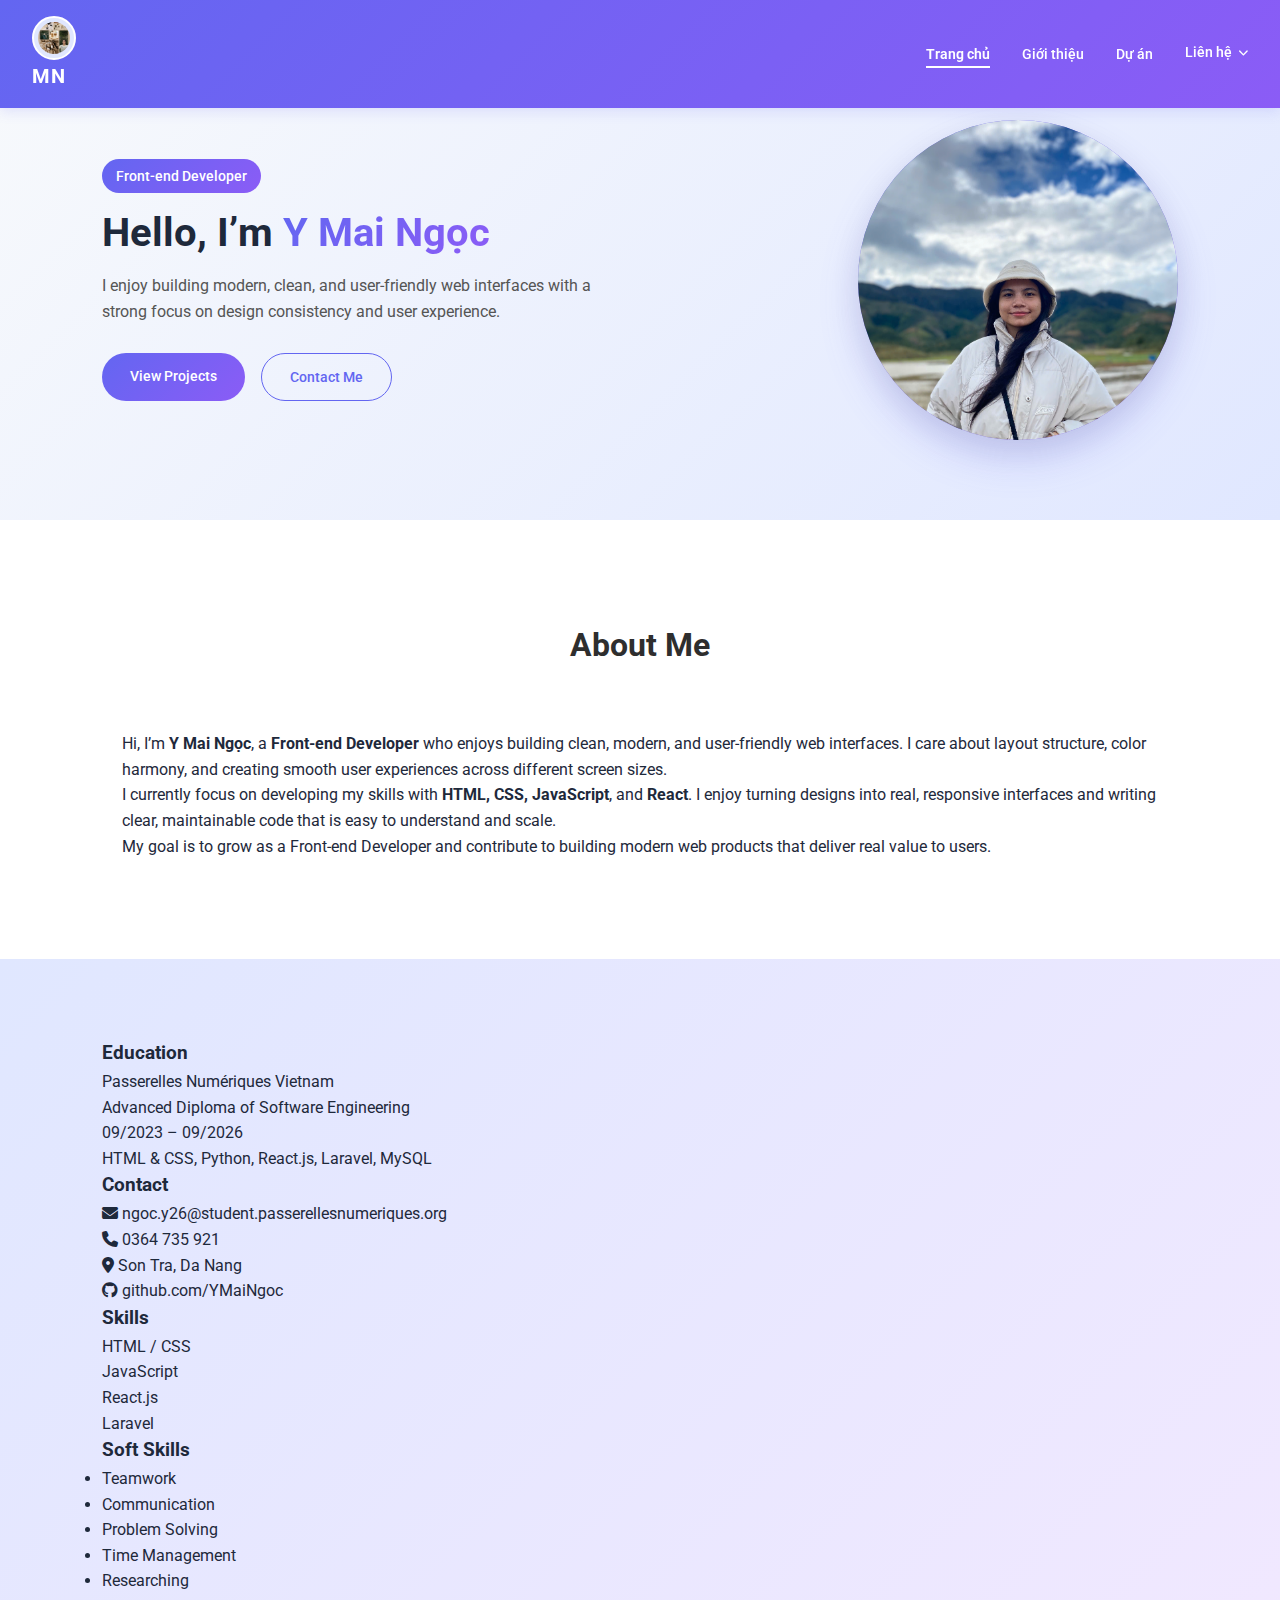
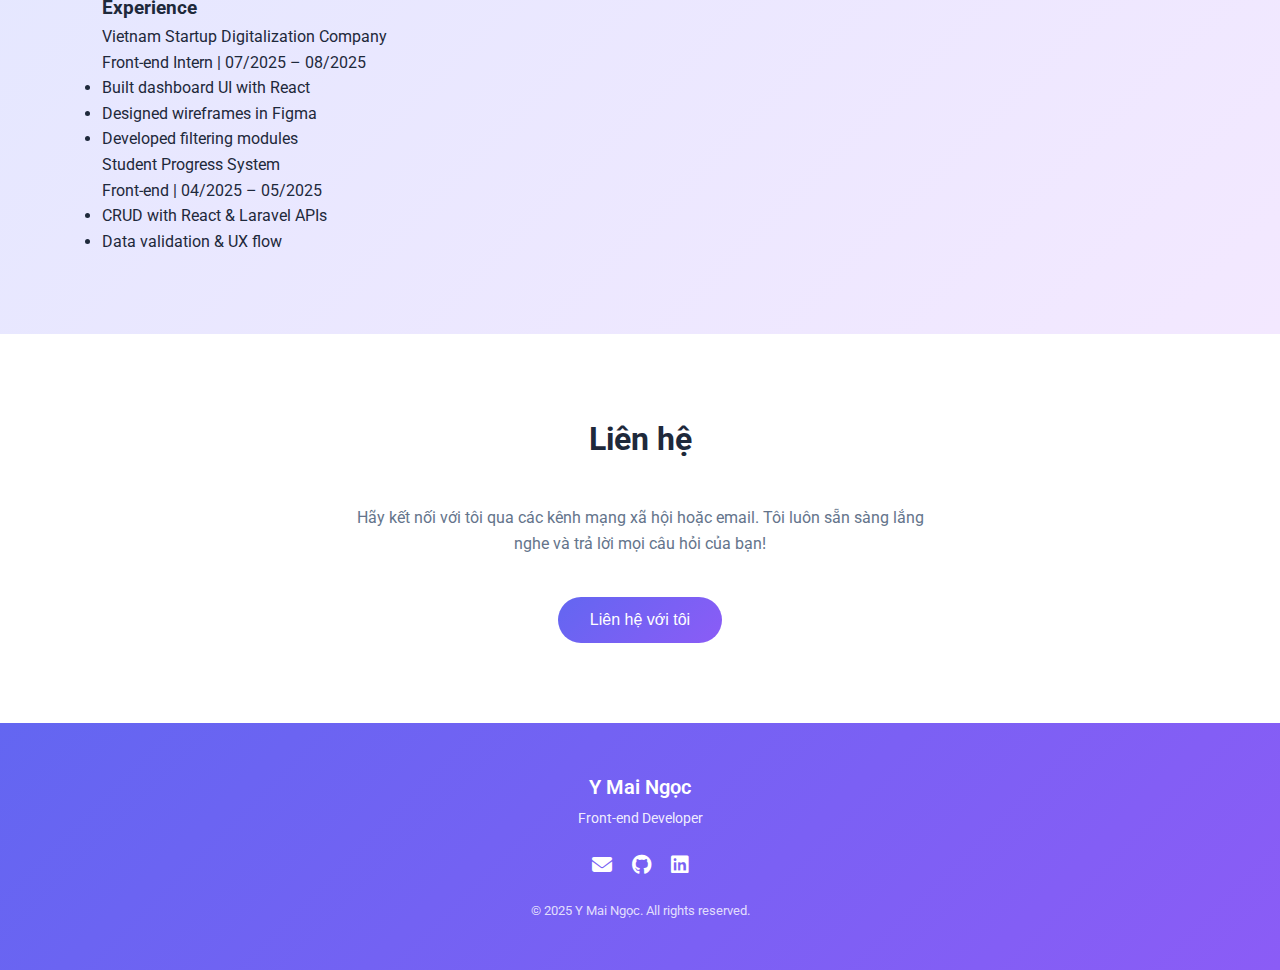
<file: index.html>
<!DOCTYPE html>
<html lang="vi">
<head>
  <meta charset="UTF-8" />
  <meta name="viewport" content="width=device-width, initial-scale=1.0" />
  <title>Portfolio Cá Nhân - Y Mai Ngọc</title>

  <!-- CSS -->
  <link rel="stylesheet" href="./css/base.css" />
  <link rel="stylesheet" href="./css/header.css" />
  <link rel="stylesheet" href="./css/hero.css" />
  <link rel="stylesheet" href="./css/about.css" />
  <link rel="stylesheet" href="./css/portfolio.css" />
  <link rel="stylesheet" href="./css/contact.css" />
  <link rel="stylesheet" href="./css/footer.css" />
  <link rel="stylesheet" href="./css/animations.css" />
  <link
    href="https://fonts.googleapis.com/css2?family=Roboto:wght@300;400;500;700&display=swap"
    rel="stylesheet"
  />
  <link
    rel="stylesheet"
    href="https://cdnjs.cloudflare.com/ajax/libs/font-awesome/6.5.1/css/all.min.css"
  />
</head>

<body>
  <div id="header"></div>
  <div id="hero"></div>
  <div id="about"></div>
  <div id="portfolio"></div>
  <div id="contact"></div>
  <div id="footer"></div>
  
  <!-- Main JavaScript -->
  <script src="./js/main.js"></script>
</body>
</html>
</file>
<file: css/base.css>
* {
    margin: 0;
    padding: 0;
    box-sizing: border-box;
}

body {
    font-family: 'Roboto', sans-serif;
    line-height: 1.6;
    color: #1e293b;
    background-color: #f8fafc;
}

.container {
    max-width: 1200px;
    margin: 0 auto;
    padding: 0 20px;
}

.btn {
    display: inline-block;
    padding: 12px 30px;
    background: linear-gradient(135deg, #6366f1 0%, #8b5cf6 100%);
    color: #FFFFFF;
    text-decoration: none;
    border-radius: 8px;
    transition: all 0.3s ease;
    font-weight: 500;
}

.btn:hover {
    transform: translateY(-2px);
    box-shadow: 0 8px 20px rgba(99, 102, 241, 0.3);
}

@media (max-width: 768px) {
    .container {
        padding: 0 10px;
    }
}
</file>
<file: css/header.css>
header {
    background: linear-gradient(135deg, #6366f1 0%, #8b5cf6 100%);
    box-shadow: 0 4px 12px rgba(99, 102, 241, 0.15);
    position: fixed;
    width: 100%;
    top: 0;
    z-index: 100;
}

nav {
    display: flex;
    justify-content: space-between;
    align-items: center;
    padding: 1rem 2rem;
}


.logo a {
  display: flex;
  align-items: center;
  gap: 10px;
  text-decoration: none;
}

.logo text {
  font-size: 20px;
  font-weight: 700;
  color: #ffffff;
  letter-spacing: 1px;
}

/* LOGO IMAGE */
.logo img {
  width: 44px;
  height: 44px;
  object-fit: cover;
  border-radius: 50%;
  background: #e0e7ff;
  border: 2px solid #ffffff;
  padding: 4px;
  transition: all 0.3s ease;
}

/* Hover nhẹ */
.logo img:hover {
  transform: scale(1.05);
  box-shadow: 0 6px 18px rgba(0, 0, 0, 0.12);
}

.nav-links {
  list-style: none;
  display: flex;
  gap: 32px;
}

.nav-links a {
  text-decoration: none;
  color: #ffffff;
  font-size: 14px;
  position: relative;
  font-weight: 500;
}

/* underline mượt */
.nav-links a::after {
  content: "";
  position: absolute;
  left: 0;
  bottom: -6px;
  width: 0;
  height: 2px;
  background: #ffffff;
  transition: width 0.3s ease;
}

.nav-links a:hover::after {
  width: 100%;
}

/* Dropdown Styles */
.dropdown {
  position: relative;
}

.dropdown-toggle {
  display: flex;
  align-items: center;
  gap: 6px;
}

.dropdown-toggle i {
  font-size: 10px;
  transition: transform 0.3s ease;
}

.dropdown.active .dropdown-toggle i {
  transform: rotate(180deg);
}

.dropdown-menu {
  position: absolute;
  top: calc(100% + 10px);
  right: 0;
  background: #ffffff;
  border-radius: 12px;
  box-shadow: 0 8px 24px rgba(0, 0, 0, 0.15);
  list-style: none;
  padding: 8px 0;
  min-width: 200px;
  opacity: 0;
  visibility: hidden;
  transform: translateY(-10px);
  transition: all 0.3s ease;
  z-index: 1000;
}

.dropdown.active .dropdown-menu {
  opacity: 1;
  visibility: visible;
  transform: translateY(0);
}

.dropdown-menu li {
  margin: 0;
}

.dropdown-menu a {
  display: flex;
  align-items: center;
  gap: 12px;
  padding: 12px 20px;
  color: #1e293b;
  text-decoration: none;
  font-size: 14px;
  transition: all 0.3s ease;
  position: relative;
}

.dropdown-menu a::after {
  display: none;
}

.dropdown-menu a:hover {
  background: linear-gradient(135deg, #e0e7ff 0%, #f3e8ff 100%);
  color: #6366f1;
  padding-left: 24px;
}

.dropdown-menu a i {
  font-size: 16px;
  width: 20px;
  text-align: center;
}

/* Responsive */
@media (max-width: 768px) {
  .dropdown-menu {
    right: auto;
    left: 0;
  }
}
</file>
<file: css/hero.css>
.hero {
  display: flex;
  align-items: center;
  justify-content: space-between;
  gap: 60px;
  padding: 120px 8% 80px;
  background: linear-gradient(135deg, #f8fafc 0%, #e0e7ff 100%);
}

.hero-content {
  max-width: 520px;
}

.hero-tag {
  display: inline-block;
  background: linear-gradient(135deg, #6366f1 0%, #8b5cf6 100%);
  color: #ffffff;
  padding: 6px 14px;
  border-radius: 20px;
  font-size: 14px;
  margin-bottom: 16px;
  font-weight: 500;
}

.hero h2 {
  font-size: 40px;
  line-height: 1.2;
  margin-bottom: 16px;
}

.hero h2 span {
  background: linear-gradient(135deg, #6366f1 0%, #8b5cf6 100%);
  -webkit-background-clip: text;
  -webkit-text-fill-color: transparent;
  background-clip: text;
}

.hero p {
  font-size: 16px;
  color: #555;
  margin-bottom: 28px;
}

.hero-actions {
  display: flex;
  gap: 16px;
}

.btn {
  padding: 12px 28px;
  border-radius: 30px;
  font-size: 14px;
  text-decoration: none;
  transition: all 0.3s ease;
}

.btn.primary {
  background: linear-gradient(135deg, #6366f1 0%, #8b5cf6 100%);
  color: #ffffff;
}

.btn.primary:hover {
  transform: translateY(-2px);
}

.btn.outline {
  border: 1.5px solid #6366f1;
  color: #6366f1;
  background: transparent;
}

.btn.outline:hover {
  background: #6366f1;
  color: #ffffff;
}

.hero-image img {
  width: 320px;
  height: 320px;
  object-fit: cover;
  border-radius: 50%;
  background: #feece0;
  box-shadow: 0 10px 30px rgba(0, 0, 0, 0.08);
}
.hero-image {
  width: 320px;
  height: 320px;
  border-radius: 50%;
  background: linear-gradient(
    135deg,
    #6366f1,
    #8b5cf6
  );
  box-shadow: 0 20px 40px rgba(99, 102, 241, 0.2);
}
</file>
<file: css/about.css>
.about {
  padding: 100px 8%;
  background: #ffffff;
}

.about h2 {
  text-align: center;
  font-size: 32px;
  margin-bottom: 60px;
  color: #2e2e2e;
}
.about-grid {
  display: grid;
  grid-template-columns: 1.2fr 1fr;
  gap: 60px;
  align-items: center;
}
.about-text p {
  font-size: 16px;
  line-height: 1.8;
  color: #555;
  margin-bottom: 20px;
}
.about-skills {
  display: grid;
  grid-template-columns: repeat(3, 1fr);
  gap: 20px;
}

.skill-card {
  background: linear-gradient(135deg, #e0e7ff 0%, #f3e8ff 100%);
  border-radius: 16px;
  padding: 24px 16px;
  text-align: center;
  transition: all 0.3s ease;
  cursor: default;
  border: 1px solid rgba(99, 102, 241, 0.1);
}

.skill-card i {
  font-size: 28px;
  background: linear-gradient(135deg, #6366f1 0%, #8b5cf6 100%);
  -webkit-background-clip: text;
  -webkit-text-fill-color: transparent;
  background-clip: text;
  margin-bottom: 10px;
}

.skill-card span {
  display: block;
  font-size: 14px;
  font-weight: 500;
  color: #2e2e2e;
}

.skill-card:hover {
  transform: translateY(-6px);
  box-shadow: 0 12px 30px rgba(0, 0, 0, 0.08);
}
@media (max-width: 900px) {
  .about-grid {
    grid-template-columns: 1fr;
  }

  .about-skills {
    grid-template-columns: repeat(2, 1fr);
  }
}
</file>
<file: css/portfolio.css>
.portfolio {
  padding: 80px 8%;
  background: linear-gradient(135deg, #e0e7ff 0%, #f3e8ff 100%);
}

.portfolio h2 {
  text-align: center;
  margin-bottom: 48px;
  color: #2e2e2e;
}
.projects {
  display: grid;
  grid-template-columns: repeat(2, 1fr);
  gap: 32px;
}
.project {
  background: #ffffff;
  border-radius: 20px;
  overflow: hidden;
  box-shadow: 0 12px 30px rgba(0, 0, 0, 0.08);
  transition: transform 0.3s ease, box-shadow 0.3s ease;
}

.project:hover {
  transform: translateY(-6px);
  box-shadow: 0 18px 40px rgba(0, 0, 0, 0.12);
}
.project img {
  width: 100%;
  height: 220px;
  object-fit: cover;
}
.project h3 {
  font-size: 18px;
  margin: 20px 20px 6px;
}

.project .role {
  font-size: 14px;
  color: #777;
  margin: 0 20px 12px;
}
.project ul {
  padding: 0 20px 24px;
  list-style: none;
}

.project ul li {
  font-size: 14px;
  color: #444;
  margin-bottom: 8px;
  position: relative;
  padding-left: 18px;
}

.project ul li::before {
  content: "•";
  position: absolute;
  left: 0;
  color: #6366f1;
  font-size: 18px;
}
@media (max-width: 768px) {
  .projects {
    grid-template-columns: 1fr;
  }
}
</file>
<file: css/contact.css>
.contact {
  padding: 80px 8%;
  background: #ffffff;
  text-align: center;
}

.contact h2 {
  text-align: center;
  font-size: 32px;
  margin-bottom: 40px;
  color: #1e293b;
}

.contact-intro {
  max-width: 600px;
  margin: 0 auto 40px;
  color: #64748b;
  font-size: 16px;
  line-height: 1.6;
}

.contact-btn {
  display: inline-block;
  padding: 14px 32px;
  border-radius: 30px;
  background: linear-gradient(135deg, #6366f1 0%, #8b5cf6 100%);
  color: #ffffff;
  border: none;
  font-size: 16px;
  font-weight: 500;
  cursor: pointer;
  transition: all 0.3s ease;
  text-decoration: none;
}

.contact-btn:hover {
  transform: translateY(-2px);
  box-shadow: 0 8px 20px rgba(99, 102, 241, 0.3);
}

/* Modal Styles */
.contact-modal {
  display: none;
  position: fixed;
  z-index: 1000;
  left: 0;
  top: 0;
  width: 100%;
  height: 100%;
  background-color: rgba(0, 0, 0, 0.5);
  backdrop-filter: blur(4px);
  animation: fadeIn 0.3s ease;
}

.contact-modal.active {
  display: flex;
  align-items: center;
  justify-content: center;
}

.modal-content {
  background: #ffffff;
  border-radius: 20px;
  padding: 40px;
  max-width: 500px;
  width: 90%;
  position: relative;
  box-shadow: 0 20px 60px rgba(0, 0, 0, 0.3);
  animation: slideUp 0.3s ease;
}

@keyframes fadeIn {
  from {
    opacity: 0;
  }
  to {
    opacity: 1;
  }
}

@keyframes slideUp {
  from {
    transform: translateY(30px);
    opacity: 0;
  }
  to {
    transform: translateY(0);
    opacity: 1;
  }
}

.modal-close {
  position: absolute;
  top: 20px;
  right: 20px;
  font-size: 28px;
  font-weight: 300;
  color: #64748b;
  cursor: pointer;
  transition: color 0.3s ease;
  background: none;
  border: none;
  width: 32px;
  height: 32px;
  display: flex;
  align-items: center;
  justify-content: center;
  border-radius: 50%;
}

.modal-close:hover {
  color: #1e293b;
  background: #f1f5f9;
}

.modal-content h3 {
  font-size: 28px;
  margin-bottom: 12px;
  color: #1e293b;
  background: linear-gradient(135deg, #6366f1 0%, #8b5cf6 100%);
  -webkit-background-clip: text;
  -webkit-text-fill-color: transparent;
  background-clip: text;
}

.modal-content p {
  color: #64748b;
  margin-bottom: 32px;
  font-size: 16px;
}

.social-links {
  display: flex;
  flex-direction: column;
  gap: 16px;
}

.social-link {
  display: flex;
  align-items: center;
  gap: 16px;
  padding: 16px 20px;
  border-radius: 12px;
  text-decoration: none;
  color: #1e293b;
  background: linear-gradient(135deg, #e0e7ff 0%, #f3e8ff 100%);
  transition: all 0.3s ease;
  border: 1px solid rgba(99, 102, 241, 0.1);
}

.social-link:hover {
  transform: translateX(8px);
  box-shadow: 0 8px 20px rgba(99, 102, 241, 0.2);
  background: linear-gradient(135deg, #6366f1 0%, #8b5cf6 100%);
  color: #ffffff;
}

.social-link i {
  font-size: 24px;
  width: 32px;
  text-align: center;
}

.social-link span {
  font-size: 16px;
  font-weight: 500;
}

@media (max-width: 768px) {
  .modal-content {
    padding: 32px 24px;
  }
  
  .modal-content h3 {
    font-size: 24px;
  }
}
</file>
<file: css/footer.css>
.footer {
  background: linear-gradient(135deg, #6366f1 0%, #8b5cf6 100%);
  padding: 48px 8%;
  text-align: center;
}

.footer-name {
  font-size: 20px;
  font-weight: 600;
  margin-bottom: 4px;
  color: #ffffff;
}

.footer-role {
  font-size: 14px;
  color: rgba(255, 255, 255, 0.9);
  margin-bottom: 20px;
}

.footer-social {
  display: flex;
  justify-content: center;
  gap: 20px;
  margin-bottom: 20px;
}

.footer-social a {
  color: #ffffff;
  font-size: 20px;
  transition: transform 0.3s ease, color 0.3s ease;
}

.footer-social a:hover {
  color: #e0e7ff;
  transform: translateY(-3px) scale(1.1);
}

.footer-copy {
  font-size: 13px;
  color: rgba(255, 255, 255, 0.8);
}
</file>
<file: css/animations.css>
.animate-on-scroll {
  opacity: 0;
  transform: translateY(30px);
  transition: opacity 0.6s ease, transform 0.6s ease;
}

.animate-on-scroll.animate-in {
  opacity: 1;
  transform: translateY(0);
}

.about-skills .skill-card {
  transition-delay: 0s;
}

.about-skills .skill-card:nth-child(1) { transition-delay: 0.1s; }
.about-skills .skill-card:nth-child(2) { transition-delay: 0.2s; }
.about-skills .skill-card:nth-child(3) { transition-delay: 0.3s; }
.about-skills .skill-card:nth-child(4) { transition-delay: 0.4s; }
.about-skills .skill-card:nth-child(5) { transition-delay: 0.5s; }
.about-skills .skill-card:nth-child(6) { transition-delay: 0.6s; }

.projects .project {
  transition-delay: 0s;
}

.projects .project:nth-child(1) { transition-delay: 0.1s; }
.projects .project:nth-child(2) { transition-delay: 0.2s; }


.back-to-top {
  position: fixed;
  bottom: 30px;
  right: 30px;
  width: 50px;
  height: 50px;
  background: linear-gradient(135deg, #6366f1 0%, #8b5cf6 100%);
  color: #ffffff;
  border: none;
  border-radius: 50%;
  cursor: pointer;
  display: flex;
  align-items: center;
  justify-content: center;
  font-size: 18px;
  box-shadow: 0 4px 12px rgba(99, 102, 241, 0.3);
  opacity: 0;
  visibility: hidden;
  transform: translateY(20px);
  transition: all 0.3s ease;
  z-index: 999;
}

.back-to-top.show {
  opacity: 1;
  visibility: visible;
  transform: translateY(0);
}

.back-to-top:hover {
  transform: translateY(-5px);
  box-shadow: 0 8px 20px rgba(99, 102, 241, 0.4);
}

header.scrolled {
  box-shadow: 0 4px 20px rgba(99, 102, 241, 0.2);
  backdrop-filter: blur(10px);
}

.nav-links a.active {
  color: #ffffff;
  font-weight: 600;
}

.nav-links a.active::after {
  width: 100%;
  background: #ffffff;
}
.mobile-menu-toggle {
  display: none;
  background: transparent;
  border: none;
  color: #ffffff;
  font-size: 24px;
  cursor: pointer;
  padding: 8px;
  z-index: 1001;
}

.mobile-menu-toggle i {
  transition: transform 0.3s ease;
}

.mobile-menu-toggle.active i {
  transform: rotate(90deg);
}

@media (max-width: 768px) {
  .mobile-menu-toggle {
    display: block;
  }

  .nav-links {
    position: fixed;
    top: 70px;
    left: 0;
    width: 100%;
    background: linear-gradient(135deg, #6366f1 0%, #8b5cf6 100%);
    flex-direction: column;
    padding: 20px;
    gap: 0;
    box-shadow: 0 4px 12px rgba(0, 0, 0, 0.1);
    transform: translateX(-100%);
    transition: transform 0.3s ease;
    z-index: 1000;
  }

  .nav-links.active {
    transform: translateX(0);
  }

  .nav-links li {
    width: 100%;
    padding: 12px 0;
    border-bottom: 1px solid rgba(255, 255, 255, 0.1);
  }

  .nav-links li:last-child {
    border-bottom: none;
  }

  .nav-links a {
    display: block;
    padding: 8px 0;
  }

  .dropdown-menu {
    position: static;
    opacity: 1;
    visibility: visible;
    transform: none;
    box-shadow: none;
    background: rgba(255, 255, 255, 0.1);
    margin-top: 10px;
    border-radius: 8px;
  }

  .dropdown.active .dropdown-menu {
    display: block;
  }
}


img[data-src] {
  opacity: 0;
  transition: opacity 0.3s ease;
}

img[data-src].loaded {
  opacity: 1;
}


html {
  scroll-behavior: smooth;
}

@media (prefers-reduced-motion: reduce) {
  html {
    scroll-behavior: auto;
  }
  
  .animate-on-scroll {
    opacity: 1;
    transform: none;
    transition: none;
  }
  
  .back-to-top {
    transition: opacity 0.3s ease, visibility 0.3s ease;
  }
}
</file>
